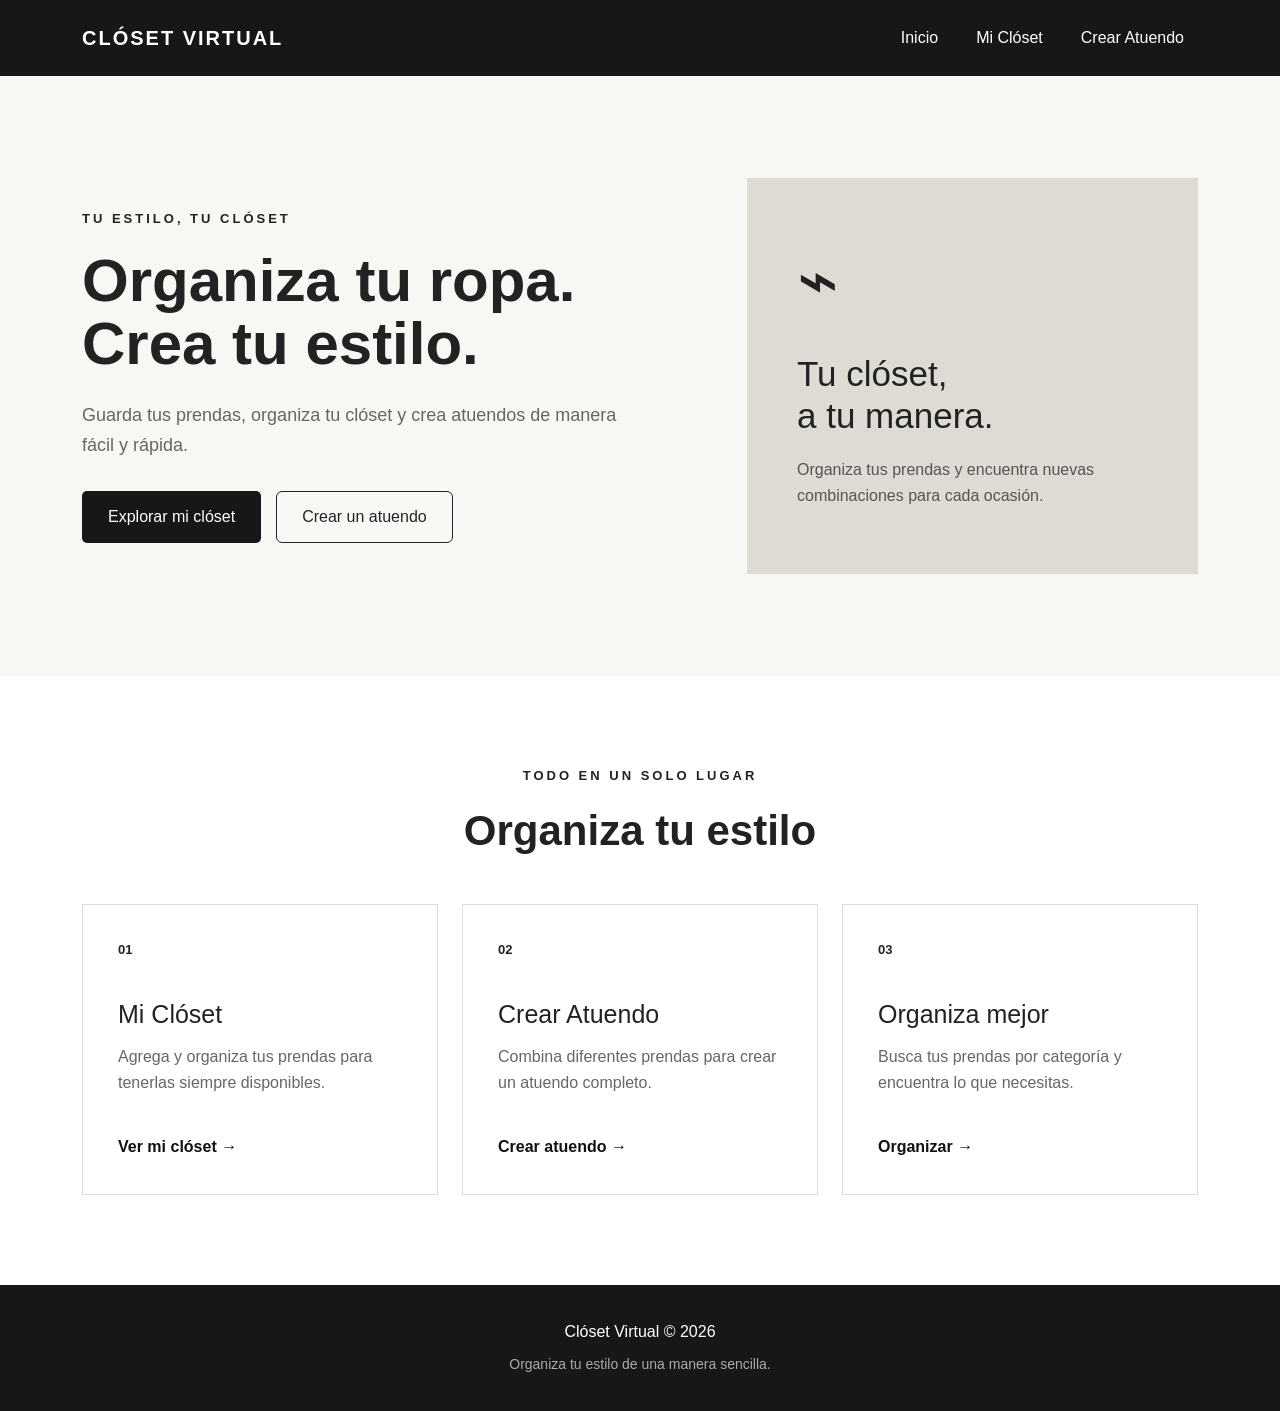
<file: index.html>
<!DOCTYPE html>
<html lang="es">
<head>
    <meta charset="UTF-8">
    <meta name="viewport" content="width=device-width, initial-scale=1.0">

    <title>Clóset Virtual</title>

    <!-- Bootstrap -->
    <link
        href="https://cdn.jsdelivr.net/npm/bootstrap@5.3.3/dist/css/bootstrap.min.css"
        rel="stylesheet"
    >

    <!-- Nuestro CSS -->
    <link rel="stylesheet" href="css/style.css">
</head>

<body>

    <!-- NAVBAR -->
    <nav class="navbar navbar-expand-lg navbar-dark navbar-closet">
        <div class="container">

            <a class="navbar-brand fw-bold" href="index.html">
                CLÓSET VIRTUAL
            </a>

            <button
                class="navbar-toggler"
                type="button"
                data-bs-toggle="collapse"
                data-bs-target="#navbarNav"
            >
                <span class="navbar-toggler-icon"></span>
            </button>

            <div class="collapse navbar-collapse" id="navbarNav">

                <ul class="navbar-nav ms-auto">

                    <li class="nav-item">
                        <a class="nav-link active" href="index.html">
                            Inicio
                        </a>
                    </li>

                    <li class="nav-item">
                        <a class="nav-link" href="closet.html">
                            Mi Clóset
                        </a>
                    </li>

                    <li class="nav-item">
                        <a class="nav-link" href="atuendos.html">
                            Crear Atuendo
                        </a>
                    </li>

                </ul>

            </div>
        </div>
    </nav>


    <!-- HERO -->
    <main>

        <section class="hero">

            <div class="container">

                <div class="row align-items-center">

                    <div class="col-lg-7">

                        <p class="hero-small">
                            TU ESTILO, TU CLÓSET
                        </p>

                        <h1>
                            Organiza tu ropa.
                            <br>
                            Crea tu estilo.
                        </h1>

                        <p class="hero-text">
                            Guarda tus prendas, organiza tu clóset y
                            crea atuendos de manera fácil y rápida.
                        </p>

                        <div class="hero-buttons">

                            <a href="closet.html" class="btn btn-main">
                                Explorar mi clóset
                            </a>

                            <a href="atuendos.html" class="btn btn-outline-dark">
                                Crear un atuendo
                            </a>

                        </div>

                    </div>

                    <div class="col-lg-5">

                        <div class="hero-card">

                            <div class="hanger">⌁</div>

                            <h3>
                                Tu clóset,
                                <br>
                                a tu manera.
                            </h3>

                            <p>
                                Organiza tus prendas y encuentra
                                nuevas combinaciones para cada ocasión.
                            </p>

                        </div>

                    </div>

                </div>

            </div>

        </section>


        <!-- CARACTERÍSTICAS -->

        <section class="features">

            <div class="container">

                <div class="text-center mb-5">

                    <p class="section-small">
                        TODO EN UN SOLO LUGAR
                    </p>

                    <h2>
                        Organiza tu estilo
                    </h2>

                </div>


                <div class="row g-4">

                    <div class="col-md-4">

                        <div class="feature-card">

                            <div class="feature-number">
                                01
                            </div>

                            <h3>
                                Mi Clóset
                            </h3>

                            <p>
                                Agrega y organiza tus prendas
                                para tenerlas siempre disponibles.
                            </p>

                            <a href="closet.html">
                                Ver mi clóset →
                            </a>

                        </div>

                    </div>


                    <div class="col-md-4">

                        <div class="feature-card">

                            <div class="feature-number">
                                02
                            </div>

                            <h3>
                                Crear Atuendo
                            </h3>

                            <p>
                                Combina diferentes prendas para
                                crear un atuendo completo.
                            </p>

                            <a href="atuendos.html">
                                Crear atuendo →
                            </a>

                        </div>

                    </div>


                    <div class="col-md-4">

                        <div class="feature-card">

                            <div class="feature-number">
                                03
                            </div>

                            <h3>
                                Organiza mejor
                            </h3>

                            <p>
                                Busca tus prendas por categoría
                                y encuentra lo que necesitas.
                            </p>

                            <a href="closet.html">
                                Organizar →
                            </a>

                        </div>

                    </div>

                </div>

            </div>

        </section>

    </main>


    <!-- FOOTER -->

    <footer class="footer">

        <div class="container text-center">

            <p>
                Clóset Virtual © 2026
            </p>

            <small>
                Organiza tu estilo de una manera sencilla.
            </small>

        </div>

    </footer>


    <!-- Bootstrap JavaScript -->

    <script
        src="https://cdn.jsdelivr.net/npm/bootstrap@5.3.3/dist/js/bootstrap.bundle.min.js">
    </script>

    <!-- Nuestro JavaScript -->

    <script src="js/main.js"></script>

</body>
</html>
</file>
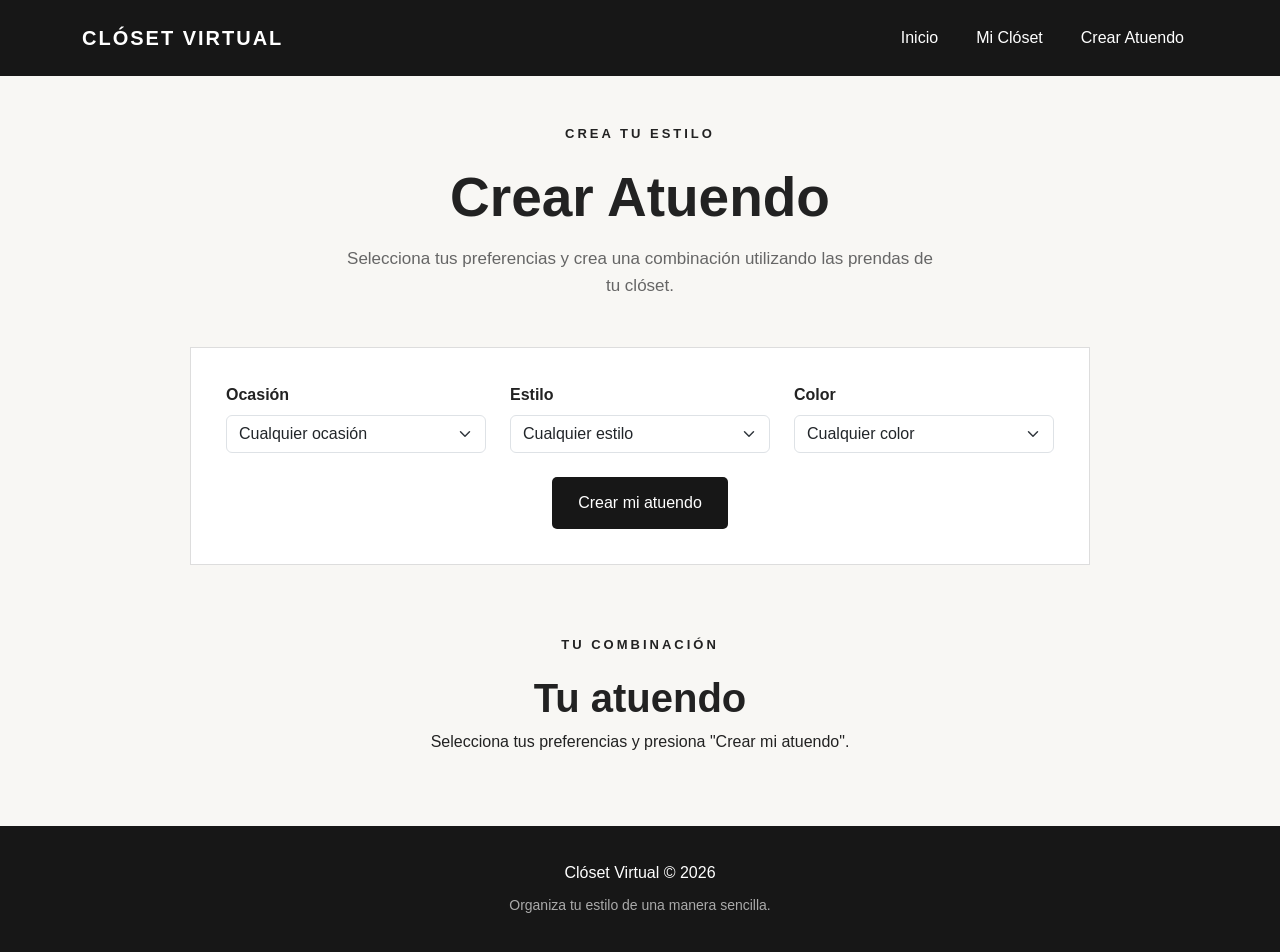
<file: atuendos.html>
<!DOCTYPE html>
<html lang="es">

<head>

    <meta charset="UTF-8">

    <meta
        name="viewport"
        content="width=device-width, initial-scale=1.0"
    >

    <title>Crear Atuendo | Clóset Virtual</title>

    <link
        href="https://cdn.jsdelivr.net/npm/bootstrap@5.3.3/dist/css/bootstrap.min.css"
        rel="stylesheet"
    >

    <link
        rel="stylesheet"
        href="css/style.css"
    >

</head>


<body>


    <!-- NAVBAR -->

    <nav class="navbar navbar-expand-lg navbar-dark navbar-closet">

        <div class="container">

            <a
                class="navbar-brand fw-bold"
                href="index.html"
            >
                CLÓSET VIRTUAL
            </a>


            <button
                class="navbar-toggler"
                type="button"
                data-bs-toggle="collapse"
                data-bs-target="#navbarNav"
            >

                <span class="navbar-toggler-icon"></span>

            </button>


            <div
                class="collapse navbar-collapse"
                id="navbarNav"
            >

                <ul class="navbar-nav ms-auto">

                    <li class="nav-item">

                        <a
                            class="nav-link"
                            href="index.html"
                        >
                            Inicio
                        </a>

                    </li>


                    <li class="nav-item">

                        <a
                            class="nav-link"
                            href="closet.html"
                        >
                            Mi Clóset
                        </a>

                    </li>


                    <li class="nav-item">

                        <a
                            class="nav-link active"
                            href="atuendos.html"
                        >
                            Crear Atuendo
                        </a>

                    </li>

                </ul>

            </div>

        </div>

    </nav>



    <!-- CONTENIDO -->

    <main class="outfit-page">

        <div class="container py-5">


            <!-- ENCABEZADO -->

            <div class="text-center mb-5">

                <p class="section-small">
                    CREA TU ESTILO
                </p>

                <h1 class="page-title">
                    Crear Atuendo
                </h1>

                <p class="page-description mx-auto">
                    Selecciona tus preferencias y crea una
                    combinación utilizando las prendas de tu clóset.
                </p>

            </div>



            <!-- CONFIGURACIÓN -->

            <div class="outfit-settings">

                <div class="row g-4">


                    <!-- OCASIÓN -->

                    <div class="col-md-4">

                        <label
                            for="ocasion"
                            class="form-label"
                        >
                            Ocasión
                        </label>

                        <select
                            id="ocasion"
                            class="form-select"
                        >

                            <option value="todas">
                                Cualquier ocasión
                            </option>

                            <option value="casual">
                                Casual
                            </option>

                            <option value="formal">
                                Formal
                            </option>

                            <option value="deportivo">
                                Deportivo
                            </option>

                        </select>

                    </div>


                    <!-- ESTILO -->

                    <div class="col-md-4">

                        <label
                            for="estilo"
                            class="form-label"
                        >
                            Estilo
                        </label>

                        <select
                            id="estilo"
                            class="form-select"
                        >

                            <option value="todos">
                                Cualquier estilo
                            </option>

                            <option value="casual">
                                Casual
                            </option>

                            <option value="formal">
                                Formal
                            </option>

                            <option value="deportivo">
                                Deportivo
                            </option>

                        </select>

                    </div>


                    <!-- COLOR -->

                    <div class="col-md-4">

                        <label
                            for="color"
                            class="form-label"
                        >
                            Color
                        </label>

                        <select
                            id="color"
                            class="form-select"
                        >

                            <option value="todos">
                                Cualquier color
                            </option>

                        </select>

                    </div>

                </div>


                <div class="text-center mt-4">

                    <button
                        id="crearAtuendo"
                        class="btn btn-main"
                    >
                        Crear mi atuendo
                    </button>

                </div>

            </div>



            <!-- RESULTADO -->

            <section
                id="resultadoAtuendo"
                class="outfit-result"
            >

                <div class="text-center">

                    <p class="section-small">
                        TU COMBINACIÓN
                    </p>

                    <h2>
                        Tu atuendo
                    </h2>

                    <p id="mensajeAtuendo">
                        Selecciona tus preferencias y presiona
                        "Crear mi atuendo".
                    </p>

                </div>


                <div
                    id="prendasAtuendo"
                    class="row g-4 mt-4"
                >
                </div>

            </section>


        </div>

    </main>



    <!-- FOOTER -->

    <footer class="footer">

        <div class="container text-center">

            <p>
                Clóset Virtual © 2026
            </p>

            <small>
                Organiza tu estilo de una manera sencilla.
            </small>

        </div>

    </footer>



    <!-- BOOTSTRAP -->

    <script
        src="https://cdn.jsdelivr.net/npm/bootstrap@5.3.3/dist/js/bootstrap.bundle.min.js">
    </script>


    <!-- JAVASCRIPT -->

    <script src="js/atuendos.js"></script>

</body>

</html>
</file>
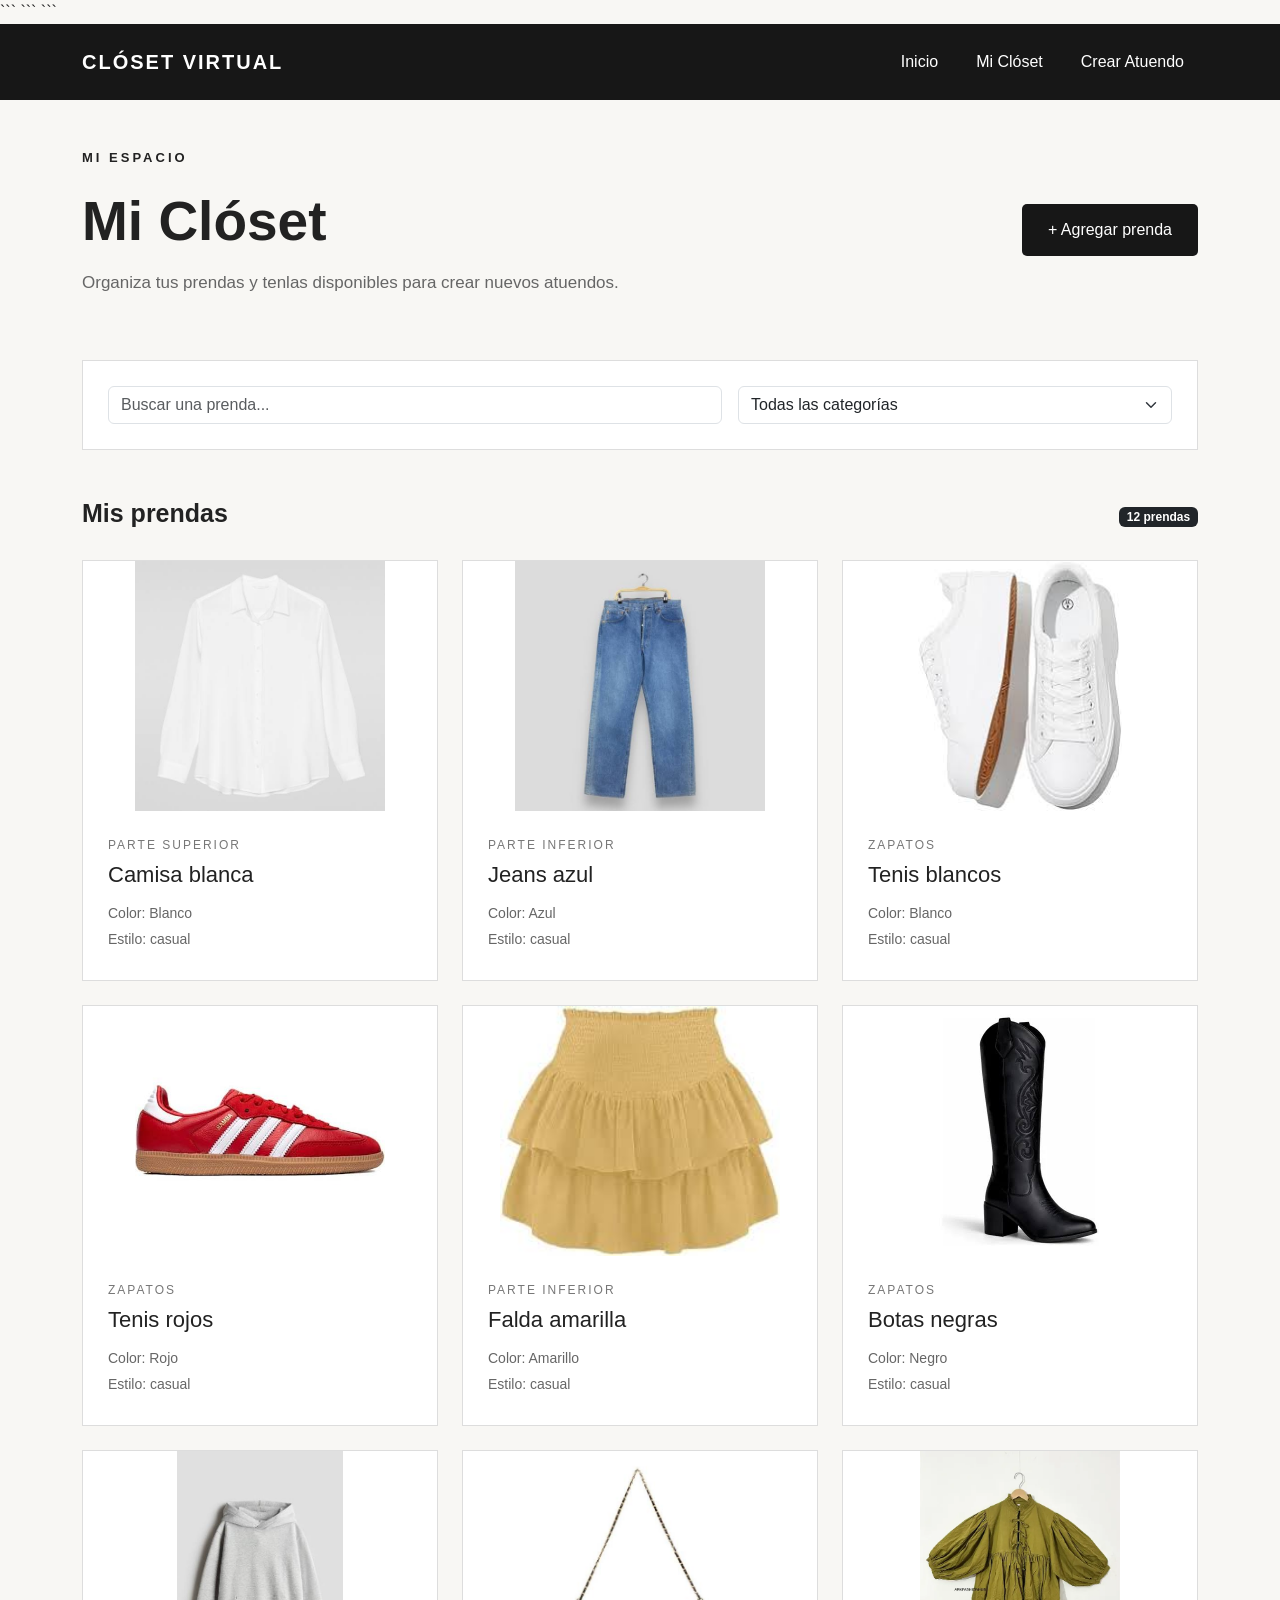
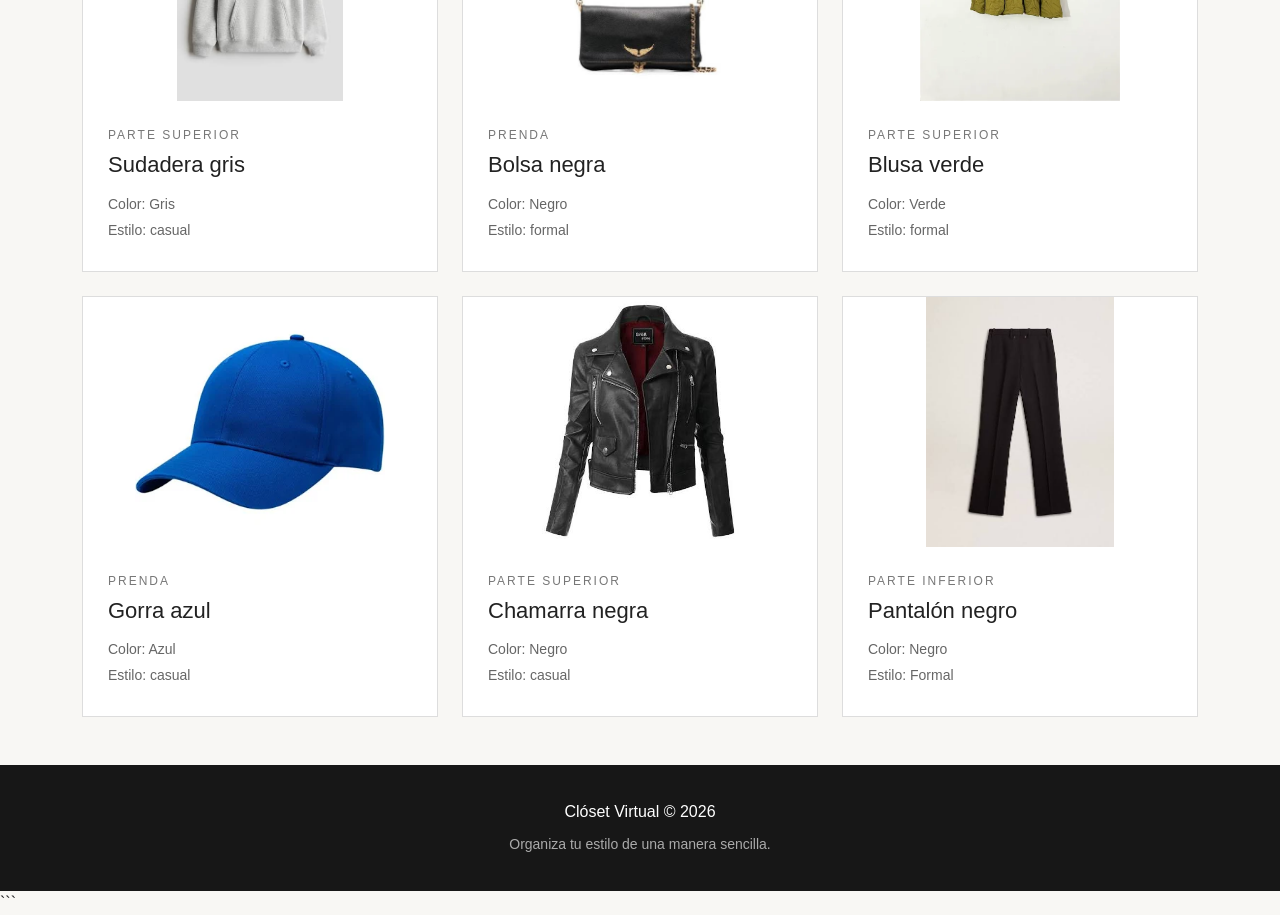
<file: closet.html>
<!DOCTYPE html>

<html lang="es">

<head>

```
<meta charset="UTF-8">

<meta name="viewport" content="width=device-width, initial-scale=1.0">

<title>Mi Clóset | Clóset Virtual</title>

<link
    href="https://cdn.jsdelivr.net/npm/bootstrap@5.3.3/dist/css/bootstrap.min.css"
    rel="stylesheet"
>

<link rel="stylesheet" href="css/style.css">
```

</head>

<body>

```
<!-- NAVBAR -->

<nav class="navbar navbar-expand-lg navbar-dark navbar-closet">

    <div class="container">

        <a class="navbar-brand fw-bold" href="index.html">
            CLÓSET VIRTUAL
        </a>

        <button
            class="navbar-toggler"
            type="button"
            data-bs-toggle="collapse"
            data-bs-target="#navbarNav"
        >

            <span class="navbar-toggler-icon"></span>

        </button>


        <div class="collapse navbar-collapse" id="navbarNav">

            <ul class="navbar-nav ms-auto">

                <li class="nav-item">

                    <a class="nav-link" href="index.html">
                        Inicio
                    </a>

                </li>

                <li class="nav-item">

                    <a class="nav-link active" href="closet.html">
                        Mi Clóset
                    </a>

                </li>

                <li class="nav-item">

                    <a class="nav-link" href="atuendos.html">
                        Crear Atuendo
                    </a>

                </li>

            </ul>

        </div>

    </div>

</nav>



<!-- CONTENIDO -->

<main class="closet-page">

    <div class="container py-5">

        <!-- ENCABEZADO -->

        <div class="row align-items-center mb-5">

            <div class="col-md-7">

                <p class="section-small">
                    MI ESPACIO
                </p>

                <h1 class="page-title">
                    Mi Clóset
                </h1>

                <p class="page-description">
                    Organiza tus prendas y tenlas disponibles
                    para crear nuevos atuendos.
                </p>

            </div>


            <div class="col-md-5 text-md-end mt-4 mt-md-0">

                <button
                    class="btn btn-main"
                    data-bs-toggle="modal"
                    data-bs-target="#modalPrenda"
                >
                    + Agregar prenda
                </button>

            </div>

        </div>



        <!-- BUSCADOR Y FILTROS -->

        <div class="closet-tools mb-5">

            <div class="row g-3">

                <div class="col-md-7">

                    <input
                        type="text"
                        id="buscarPrenda"
                        class="form-control"
                        placeholder="Buscar una prenda..."
                    >

                </div>


                <div class="col-md-5">

                    <select
                        id="filtroCategoria"
                        class="form-select"
                    >

                        <option value="todas">
                            Todas las categorías
                        </option>

                        <option value="superior">
                            Parte superior
                        </option>

                        <option value="inferior">
                            Parte inferior
                        </option>

                        <option value="zapatos">
                            Zapatos
                        </option>

                        <option value="accesorios">
                            Accesorios
                        </option>

                    </select>

                </div>

            </div>

        </div>



        <!-- CONTADOR -->

        <div class="d-flex justify-content-between align-items-center mb-4">

            <h2 class="closet-subtitle">
                Mis prendas
            </h2>

            <span
                id="contadorPrendas"
                class="badge text-bg-dark"
            >
                0 prendas
            </span>

        </div>



        <!-- PRENDAS -->

        <div
            id="contenedorPrendas"
            class="row g-4"
        >
        </div>



        <!-- MENSAJE SI NO HAY PRENDAS -->

        <div
            id="mensajeVacio"
            class="empty-closet text-center"
        >

            <div class="empty-icon">
                +
            </div>

            <h3>
                Tu clóset está vacío
            </h3>

            <p>
                Agrega tu primera prenda para comenzar.
            </p>

            <button
                class="btn btn-main"
                data-bs-toggle="modal"
                data-bs-target="#modalPrenda"
            >
                Agregar mi primera prenda
            </button>

        </div>

    </div>

</main>



<!-- MODAL AGREGAR PRENDA -->

<div
    class="modal fade"
    id="modalPrenda"
    tabindex="-1"
    aria-hidden="true"
>

    <div class="modal-dialog">

        <div class="modal-content">

            <div class="modal-header">

                <h5 class="modal-title">
                    Agregar nueva prenda
                </h5>

                <button
                    type="button"
                    class="btn-close"
                    data-bs-dismiss="modal"
                ></button>

            </div>


            <!-- FORMULARIO -->

            <form id="formPrenda">

                <div class="modal-body">

                    <div class="mb-3">

                        <label class="form-label">
                            Nombre de la prenda
                        </label>

                        <input
                            type="text"
                            id="nombrePrenda"
                            class="form-control"
                            placeholder="Ej. Falda amarilla"
                            required
                        >

                    </div>


                    <div class="mb-3">

                        <label class="form-label">
                            Categoría
                        </label>

                        <select
                            id="categoriaPrenda"
                            class="form-select"
                            required
                        >

                            <option value="">
                                Selecciona una categoría
                            </option>

                            <option value="superior">
                                Parte superior
                            </option>

                            <option value="inferior">
                                Parte inferior
                            </option>

                            <option value="zapatos">
                                Zapatos
                            </option>

                            <option value="accesorios">
                                Accesorios
                            </option>

                        </select>

                    </div>


                    <div class="mb-3">

                        <label class="form-label">
                            Color
                        </label>

                        <input
                            type="text"
                            id="colorPrenda"
                            class="form-control"
                            placeholder="Ej. Amarillo"
                            required
                        >

                    </div>


                    <div class="mb-3">

                        <label class="form-label">
                            Estilo
                        </label>

                        <select
                            id="estiloPrenda"
                            class="form-select"
                            required
                        >

                            <option value="">
                                Selecciona un estilo
                            </option>

                            <option value="casual">
                                Casual
                            </option>

                            <option value="formal">
                                Formal
                            </option>

                            <option value="deportivo">
                                Deportivo
                            </option>

                        </select>

                    </div>

                </div>


                <div class="modal-footer">

                    <button
                        type="button"
                        class="btn btn-secondary"
                        data-bs-dismiss="modal"
                    >
                        Cancelar
                    </button>

                    <button
                        type="submit"
                        class="btn btn-dark"
                    >
                        Guardar prenda
                    </button>

                </div>

            </form>

        </div>

    </div>

</div>



<!-- FOOTER -->

<footer class="footer">

    <div class="container text-center">

        <p>
            Clóset Virtual © 2026
        </p>

        <small>
            Organiza tu estilo de una manera sencilla.
        </small>

    </div>

</footer>



<!-- BOOTSTRAP -->

<script
    src="https://cdn.jsdelivr.net/npm/bootstrap@5.3.3/dist/js/bootstrap.bundle.min.js">
</script>


<!-- JAVASCRIPT DEL CLÓSET -->

<script src="js/closet.js"></script>
```

</body>

</html>
</file>
<file: css/style.css>
/* =========================
   CONFIGURACIÓN GENERAL
========================= */

body {
    margin: 0;
    font-family: Arial, Helvetica, sans-serif;
    color: #222;
    background-color: #f8f7f4;
}

a {
    text-decoration: none;
}


/* =========================
   NAVBAR
========================= */

.navbar-closet {
    background-color: #171717;
    padding: 18px 0;
}

.navbar-brand {
    letter-spacing: 2px;
}

.navbar-nav {
    gap: 10px;
}

.nav-link {
    color: #ffffff !important;
    padding: 8px 14px !important;
}

.nav-link:hover {
    opacity: 0.7;
}


/* =========================
   HERO
========================= */

.hero {
    min-height: 600px;
    display: flex;
    align-items: center;
    padding: 80px 0;
}

.hero-small,
.section-small {
    font-size: 13px;
    font-weight: bold;
    letter-spacing: 3px;
    margin-bottom: 20px;
}

.hero h1 {
    font-size: 60px;
    line-height: 1.05;
    font-weight: 700;
    margin-bottom: 25px;
}

.hero-text {
    font-size: 18px;
    line-height: 1.7;
    max-width: 550px;
    color: #666;
    margin-bottom: 30px;
}

.hero-buttons {
    display: flex;
    gap: 15px;
    flex-wrap: wrap;
}

.btn-main {
    background-color: #171717;
    color: white;
    padding: 13px 25px;
    border-radius: 5px;
}

.btn-main:hover {
    background-color: #333;
    color: white;
}

.btn-outline-dark {
    padding: 13px 25px;
}


/* =========================
   TARJETA DEL HERO
========================= */

.hero-card {
    background-color: #dedbd4;
    min-height: 350px;
    padding: 50px;
    display: flex;
    flex-direction: column;
    justify-content: center;
}

.hero-card h3 {
    font-size: 35px;
    line-height: 1.2;
    margin-bottom: 20px;
}

.hero-card p {
    color: #555;
    line-height: 1.6;
}

.hanger {
    font-size: 70px;
    margin-bottom: 20px;
}


/* =========================
   FEATURES
========================= */

.features {
    padding: 90px 0;
    background-color: white;
}

.features h2 {
    font-size: 42px;
    font-weight: 700;
}

.feature-card {
    height: 100%;
    padding: 35px;
    border: 1px solid #ddd;
    background-color: #fff;
    transition: 0.3s;
}

.feature-card:hover {
    transform: translateY(-5px);
    box-shadow: 0 10px 30px rgba(0, 0, 0, 0.08);
}

.feature-number {
    font-size: 13px;
    font-weight: bold;
    margin-bottom: 40px;
}

.feature-card h3 {
    font-size: 25px;
    margin-bottom: 15px;
}

.feature-card p {
    color: #666;
    line-height: 1.6;
    min-height: 75px;
}

.feature-card a {
    color: #111;
    font-weight: bold;
}


/* =========================
   FOOTER
========================= */

.footer {
    background-color: #171717;
    color: white;
    padding: 35px 0;
}

.footer p {
    margin-bottom: 8px;
}

.footer small {
    color: #aaa;
}


/* =========================
   RESPONSIVE
========================= */

@media (max-width: 768px) {

    .hero {
        padding: 60px 0;
    }

    .hero h1 {
        font-size: 42px;
    }

    .hero-card {
        margin-top: 40px;
    }

    .features {
        padding: 60px 0;
    }

}
/* =========================
   PÁGINA DEL CLÓSET
========================= */

.closet-page {
    min-height: 650px;
    background-color: #f8f7f4;
}

.page-title {
    font-size: 55px;
    font-weight: 700;
    margin-bottom: 15px;
}

.page-description {
    color: #666;
    font-size: 17px;
    max-width: 600px;
    line-height: 1.6;
}

.closet-tools {
    background-color: white;
    padding: 25px;
    border: 1px solid #ddd;
}

.closet-subtitle {
    font-size: 25px;
    font-weight: 700;
}


/* TARJETAS DE PRENDAS */

.clothing-card {
    background-color: white;
    border: 1px solid #ddd;
    height: 100%;
    transition: 0.3s;
}

.clothing-card:hover {
    transform: translateY(-5px);
    box-shadow: 0 10px 25px rgba(0, 0, 0, 0.08);
}

.clothing-placeholder {
    height: 220px;
    background-color: #e8e5df;
    display: flex;
    align-items: center;
    justify-content: center;
    text-align: center;
}

.clothing-placeholder span {
    font-size: 15px;
    font-weight: bold;
    letter-spacing: 2px;
}

.clothing-info {
    padding: 25px;
}

.clothing-category {
    font-size: 12px;
    text-transform: uppercase;
    letter-spacing: 2px;
    color: #777;
    margin-bottom: 8px;
}

.clothing-info h3 {
    font-size: 22px;
    margin-bottom: 15px;
}

.clothing-details {
    color: #666;
    margin-bottom: 5px;
    font-size: 14px;
}


/* CLÓSET VACÍO */

.empty-closet {
    display: none;
    padding: 70px 20px;
    background-color: white;
    border: 1px dashed #bbb;
}

.empty-icon {
    width: 60px;
    height: 60px;
    border-radius: 50%;
    background-color: #171717;
    color: white;
    display: flex;
    align-items: center;
    justify-content: center;
    margin: 0 auto 20px;
    font-size: 30px;
}

.empty-closet h3 {
    font-size: 25px;
    margin-bottom: 10px;
}

.empty-closet p {
    color: #777;
    margin-bottom: 25px;
}


/* MODAL */

.modal-content {
    border: none;
    border-radius: 5px;
}

.modal-header {
    padding: 25px;
}

.modal-body {
    padding: 25px;
}

.modal-footer {
    padding: 20px 25px;
}

/* =========================
   CREAR ATUENDO
========================= */

.outfit-page {
    min-height: 700px;
    background-color: #f8f7f4;
}

.outfit-settings {
    background-color: white;
    border: 1px solid #ddd;
    padding: 35px;
    max-width: 900px;
    margin: 0 auto 70px;
}

.outfit-settings label {
    font-weight: bold;
    margin-bottom: 8px;
}

.outfit-result {
    max-width: 1100px;
    margin: auto;
}

.outfit-result h2 {
    font-size: 40px;
    font-weight: 700;
}

.outfit-item {
    background-color: white;
    border: 1px solid #ddd;
    height: 100%;
    transition: 0.3s;
}

.outfit-item:hover {
    transform: translateY(-5px);
    box-shadow: 0 10px 25px rgba(0, 0, 0, 0.08);
}

.outfit-placeholder {
    height: 200px;
    background-color: #e8e5df;
    display: flex;
    align-items: center;
    justify-content: center;
}

.outfit-placeholder span {
    font-size: 13px;
    font-weight: bold;
    letter-spacing: 2px;
}

.outfit-info {
    padding: 20px;
}

.outfit-info h3 {
    font-size: 20px;
    margin-bottom: 10px;
}

.outfit-info p {
    color: #666;
    margin-bottom: 5px;
}

.outfit-info small {
    text-transform: capitalize;
    color: #888;
}

.clothing-image {
    width: 100%;
    height: 250px;
    object-fit: contain;
    display: block;
}
</file>
